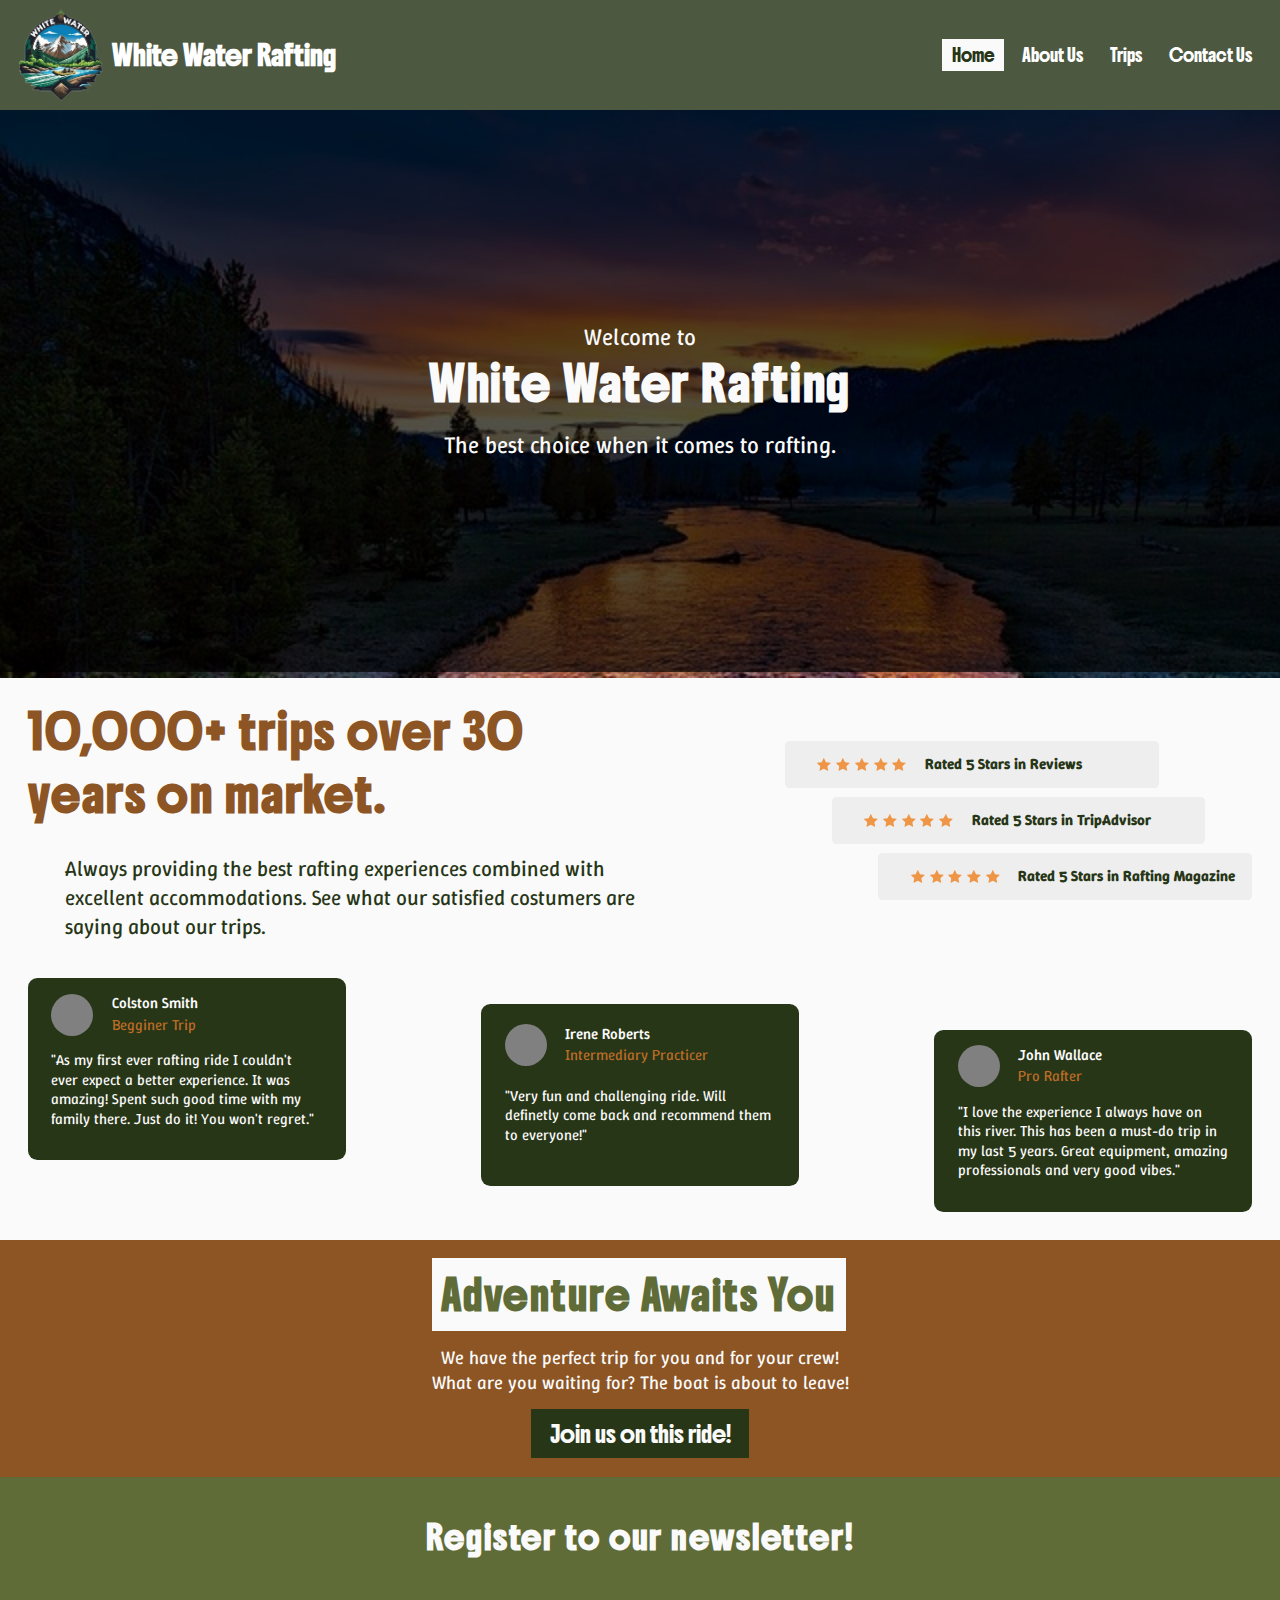
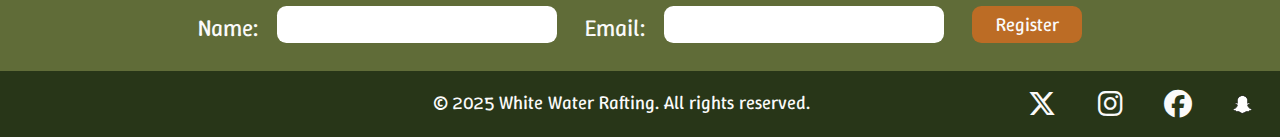
<file: wwr/index.html>
<!DOCTYPE html>
<html lang="en-US">

<head>
    <meta charset="UTF-8">
    <meta name="viewport" content="width=device-width, initial-scale=1.0">
    <title>White Water Rafting</title>

    <meta name="description" content="White Water Rafting homepage.">
    <meta name="author" content="João Guilherme Aguiar Moreira">


    <link rel="preconnect" href="https://fonts.googleapis.com">
    <link rel="preconnect" href="https://fonts.gstatic.com" crossorigin>
    <link href="https://fonts.googleapis.com/css2?family=Boldonse&display=swap" rel="stylesheet">
    <link href="https://fonts.googleapis.com/css2?family=Boldonse&family=Winky+Sans:ital,wght@0,300..900;1,300..900&display=swap" rel="stylesheet">

    <link rel="stylesheet" href="https://cdnjs.cloudflare.com/ajax/libs/font-awesome/6.7.2/css/all.min.css">

    <link rel="stylesheet" href="styles/rafting.css">
    <link rel="stylesheet" href="styles/home.css">
    <link rel="stylesheet" href="styles/call-to-action.css">

</head>

<body>
    <header>
        <img src="./images/logo.webp" alt="White Water Rafting company logo" class="logo">
        <h1>White Water Rafting</h1>

        <nav>
            <a href="index.html" class="active">Home</a>
            <a href="about.html">About Us</a>
            <a href="trips.html">Trips</a>
            <a href="contact.html">Contact Us</a>
        </nav>
    </header>

    <main>
        <div class="hero">
            <img src="./images/river-sunset.jpg" alt="">

            <div>
                <p>Welcome to</p>
                <h2>White Water Rafting</h2>
                <p>The best choice when it comes to rafting.</p>
            </div>
        </div>

        <section class="container">

            <div class="text-stars">
                <div class="text">
                    <h2>10,000+ trips over 30 years on market.</h2>
                    <p>
                        Always providing the best rafting experiences combined with excellent accommodations. See what our satisfied costumers are saying about our trips.
                    </p>
                </div>
    
    
                <div class="star-boxes">
    
                    <div class="star-box">
                        <span class="stars">
                            <img class="icon-star" src="./images/icon-star.svg" alt="">
                            <img class="icon-star" src="./images/icon-star.svg" alt="">
                            <img class="icon-star" src="./images/icon-star.svg" alt="">
                            <img class="icon-star" src="./images/icon-star.svg" alt="">
                            <img class="icon-star" src="./images/icon-star.svg" alt="">
                        </span>
            
                        <p>Rated 5 Stars in Reviews</p>
            
                    </div>
            
                    <div class="star-box star-box2">
                        <span class="stars">
                            <img class="icon-star" src="./images/icon-star.svg" alt="">
                            <img class="icon-star" src="./images/icon-star.svg" alt="">
                            <img class="icon-star" src="./images/icon-star.svg" alt="">
                            <img class="icon-star" src="./images/icon-star.svg" alt="">
                            <img class="icon-star" src="./images/icon-star.svg" alt="">
                        </span>
            
                        <p>Rated 5 Stars in TripAdvisor</p>
            
                    </div>
            
                    <div class="star-box star-box3">
                        <span class="stars">
                            <img class="icon-star" src="./images/icon-star.svg" alt="">
                            <img class="icon-star" src="./images/icon-star.svg" alt="">
                            <img class="icon-star" src="./images/icon-star.svg" alt="">
                            <img class="icon-star" src="./images/icon-star.svg" alt="">
                            <img class="icon-star" src="./images/icon-star.svg" alt="">
                        </span>
            
                        <p>Rated 5 Stars in Rafting Magazine</p>
            
                    </div>
            
                </div>
            </div>
    
            <div class="purple-boxes">
                <div class="box box1">
        
                    <div class="client-things">
                        <span class="client-photo">  </span>   
                    
                        <div>            
                            <p class="client">colston smith</p>
                            <p class="client-sub">Begginer Trip</p>
                        </div>
                    </div>
        
                    <p class="feedback">
                        "As my first ever rafting ride I couldn't ever expect a better experience. It was amazing! Spent such good time with my family there. Just do it! You won't regret."
                    </p>
        
                </div>
        
                <div class="box box2">
        
                    <div class="client-things">
                        <span class="client-photo">  </span>   
                    
                        <div>            
                            <p class="client">irene roberts</p>
                            <p class="client-sub">Intermediary practicer</p>
                        </div>
                    </div>
        
                    <p class="feedback">
                        "Very fun and challenging ride. Will definetly come back and recommend them to everyone!"
                    </p>
        
                </div>
        
                <div class="box box3">
        
                    <div class="client-things">
                        <span class="client-photo">  </span>   
                    
                        <div>            
                            <p class="client">John wallace</p>
                            <p class="client-sub">Pro Rafter</p>
                        </div>
                    </div>      
                   
                    <p class="feedback">
                        "I love the experience I always have on this river. This has been a must-do trip in my last 5 years. Great equipment, amazing professionals and very good vibes."
                    </p>
                </div>
        
            </div>
        </section>

        <section id="cta">
            <div id="text">
                <h3>Adventure Awaits You</h3>
                <p>
                    We have the perfect trip for you and for your crew! <br>
                    What are you waiting for? The boat is about to leave!
                </p>

                <a href="./trips.html"> Join us on this ride!</a>
            </div>
        </section>

        <section id="newsletter">
            <h3>Register to our newsletter!</h3>
            <form>
                <fieldset>
                    <label for="name">Name:</label>
                    <input type="text" id="name">
                </fieldset>

                <fieldset>
                    <label for="email">Email:</label>
                    <input type="email" name="email" id="email">
                </fieldset>

                <button type="submit">Register</button>
            </form>
        </section>
    </main>

    <footer>
        <p>&copy; 2025 White Water Rafting. All rights reserved.</p>

        <ul id="social-media">
            <li>
                <a href="https://x.com">
                    <i class="fa-brands fa-x-twitter"></i>
                </a>
            </li>

            <li>
                <a href="https://instagram.com">
                    <i class="fa-brands fa-instagram"></i>
                </a>
            </li>

            <li>
                <a href="https://facebook.com">
                    <i class="fa-brands fa-facebook"></i>
                </a>
            </li>

            <li>
                <a href="https://snapchat.com">
                    <img src="./images/snapchat.svg" alt="snapchat icon">
                </a>
            </li>
        </ul>
    </footer>
</body>

</html>
</file>
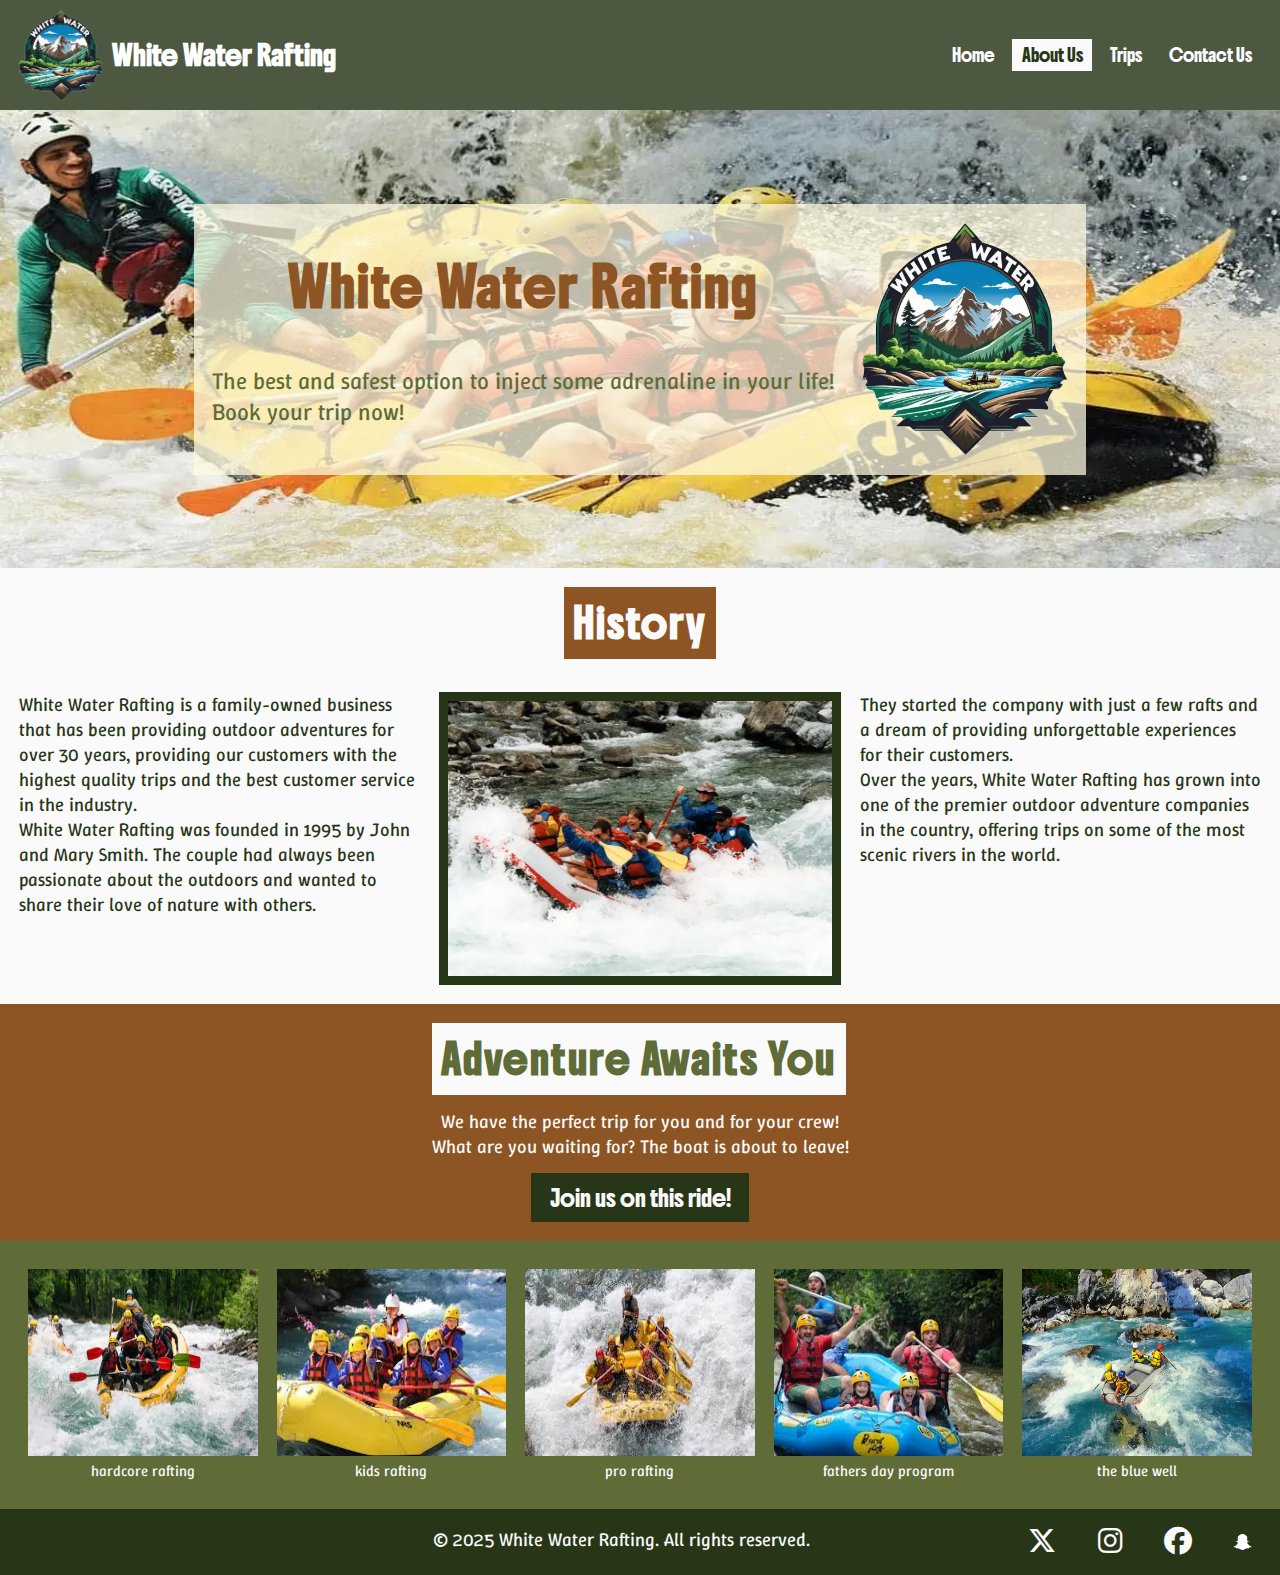
<file: wwr/about.html>
<!DOCTYPE html>
<html lang="en-US">

<head>
    <meta charset="UTF-8">
    <meta name="viewport" content="width=device-width, initial-scale=1.0">
    <title>About Us | White Water Rafting</title>

    <meta name="description" content="White Water Rafting company history.">
    <meta name="author" content="João Guilherme Aguiar Moreira">


    <link rel="preconnect" href="https://fonts.googleapis.com">
    <link rel="preconnect" href="https://fonts.gstatic.com" crossorigin>
    <link href="https://fonts.googleapis.com/css2?family=Boldonse&display=swap" rel="stylesheet">
    <link href="https://fonts.googleapis.com/css2?family=Boldonse&family=Winky+Sans:ital,wght@0,300..900;1,300..900&display=swap" rel="stylesheet">

    <link rel="stylesheet" href="https://cdnjs.cloudflare.com/ajax/libs/font-awesome/6.7.2/css/all.min.css">

    <link rel="stylesheet" href="styles/rafting.css">
    <link rel="stylesheet" href="styles/about.css">
    <link rel="stylesheet" href="styles/call-to-action.css">
</head>

<body>
    <header>
        <img src="./images/logo.webp" alt="White Water Rafting company logo" class="logo">
        <h1>White Water Rafting</h1>

        <nav>
            <a href="index.html">Home</a>
            <a href="about.html" class="active">About Us</a>
            <a href="trips.html">Trips</a>
            <a href="contact.html">Contact Us</a>
        </nav>
    </header>

    <main>
        <div id="hero">

            <img src="./images/hero.jpg" alt="White Water Rafting company logo">

            <div>
                <article>
                    <h2>White Water Rafting</h2>
                    <p>The best and safest option to inject some adrenaline in your life! <br> Book your trip now!</p>
                    <img src="./images/logo.webp" alt="White Water Rafting company logo">
                </article>
            </div>
        </div>

        <section id="history">
            <h2>History</h2>

            <p>White Water Rafting is a family-owned business that has been providing outdoor adventures for over
                30 years, providing our customers with the highest quality trips and the best customer service in
                the industry. <br>
                White Water Rafting was founded in 1995 by John and Mary Smith. The couple had always been
                passionate about the outdoors and wanted to share their love of nature with others.
            </p>
            <img src="./images/rafting_1995.webp" alt="First ride of the company.">
            <p>They started the company with just a few rafts and a dream of providing unforgettable experiences for
                their customers. <br>Over the years, White Water Rafting has grown into one of the premier outdoor
                adventure companies in the country, offering trips on some of the most scenic rivers in the world.</p>

        </section>

        <section id="cta">
            <div id="text">
                <h3>Adventure Awaits You</h3>
                <p>
                    We have the perfect trip for you and for your crew! <br>
                    What are you waiting for? The boat is about to leave!
                </p>

                <a href="./trips.html"> Join us on this ride!</a>
            </div>

            <div id="images">
                <figure>
                    <img src="./images/rafting-01.webp" alt="hardcore rafting">
                    <figcaption>hardcore rafting</figcaption>
                </figure>

                <figure>
                    <img src="./images/rafting-02.webp" alt="kids rafting">
                    <figcaption>kids rafting</figcaption>
                </figure>

                <figure>
                    <img src="./images/rafting-03.jpg" alt="pro rafting">
                    <figcaption>pro rafting</figcaption>
                </figure>

                <figure>
                    <img src="./images/rafting-04.jpg" alt="fathers day program">
                    <figcaption>fathers day program</figcaption>
                </figure>
                
                <figure>
                    <img src="./images/rafting-05.jpg" alt="the blue well">
                    <figcaption>the blue well</figcaption>
                </figure>
            </div>

        </section>
    </main>

    <footer>
        <p>&copy; 2025 White Water Rafting. All rights reserved.</p>

        <ul id="social-media">
            <li>
                <a href="https://x.com">
                    <i class="fa-brands fa-x-twitter"></i>
                </a>
            </li>

            <li>
                <a href="https://instagram.com">
                    <i class="fa-brands fa-instagram"></i>
                </a>
            </li>

            <li>
                <a href="https://facebook.com">
                    <i class="fa-brands fa-facebook"></i>
                </a>
            </li>

            <li>
                <a href="https://snapchat.com">
                    <img src="./images/snapchat.svg" alt="snapchat icon" >
                </a>
            </li>
        </ul>
    </footer>
</body>

</html>
</file>
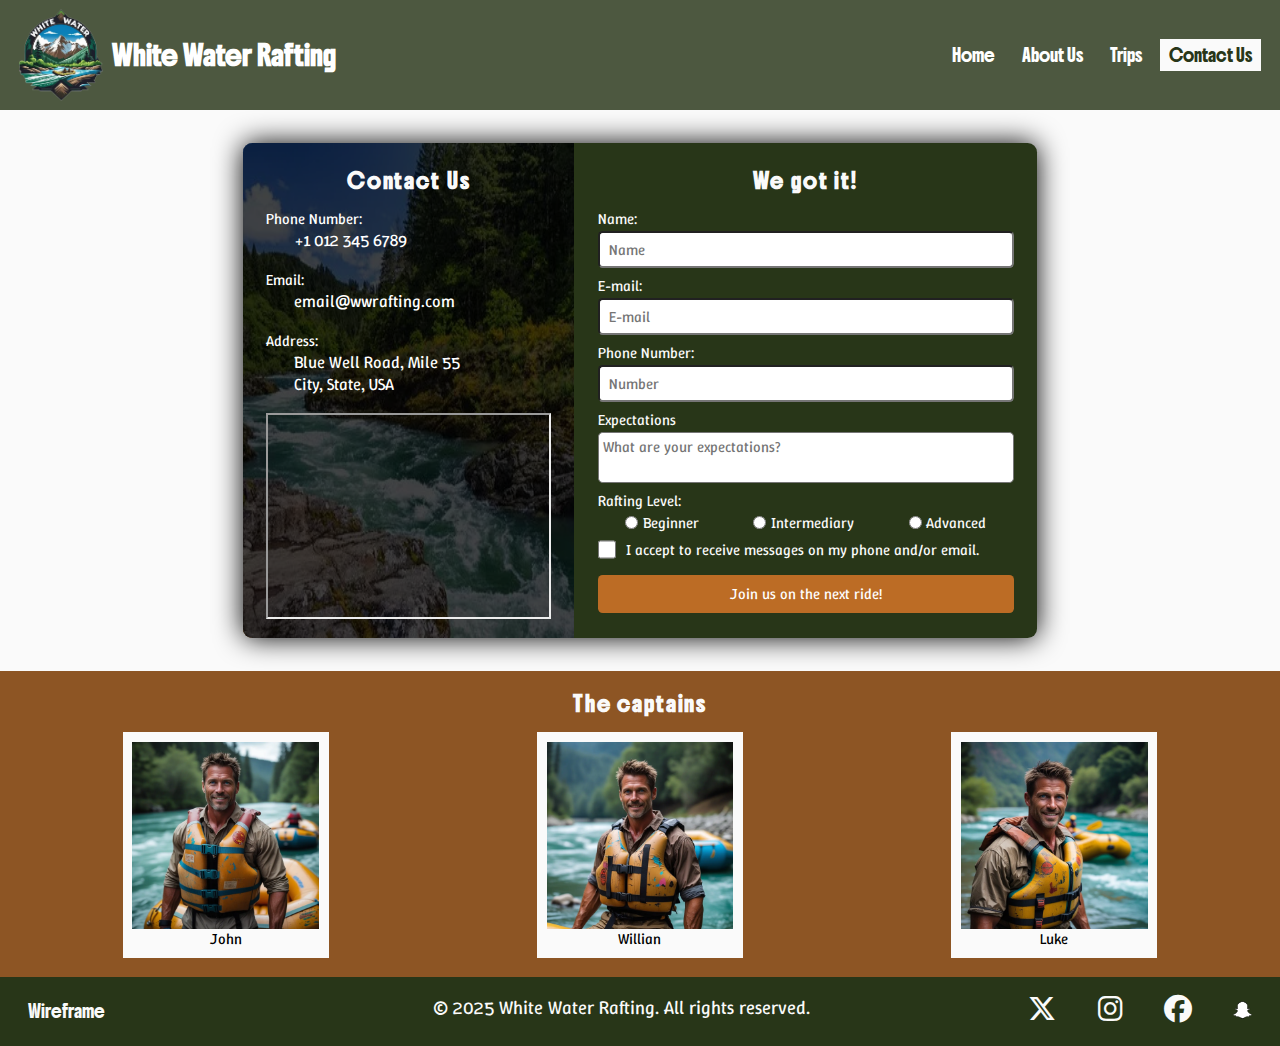
<file: wwr/contact.html>
<!DOCTYPE html>
<html lang="en-US">

<head>
    <meta charset="UTF-8">
    <meta name="viewport" content="width=device-width, initial-scale=1.0">
    <title>Contact Us | White Water Rafting</title>

    <meta name="description" content="Contact White Water Rafting or register to receive a message from us.">
    <meta name="author" content="João Guilherme Aguiar Moreira">


    <link rel="preconnect" href="https://fonts.googleapis.com">
    <link rel="preconnect" href="https://fonts.gstatic.com" crossorigin>
    <link href="https://fonts.googleapis.com/css2?family=Boldonse&display=swap" rel="stylesheet">
    <link href="https://fonts.googleapis.com/css2?family=Boldonse&family=Winky+Sans:ital,wght@0,300..900;1,300..900&display=swap" rel="stylesheet">

    <link rel="stylesheet" href="https://cdnjs.cloudflare.com/ajax/libs/font-awesome/6.7.2/css/all.min.css">

    <link rel="stylesheet" href="styles/rafting.css">
    <link rel="stylesheet" href="styles/contact-us.css">
</head>

<body>
    <header>
        <img src="./images/logo.webp" alt="White Water Rafting company logo" class="logo">
        <h1>White Water Rafting</h1>

        <nav>
            <a href="index.html">Home</a>
            <a href="about.html">About Us</a>
            <a href="trips.html">Trips</a>
            <a href="contact.html" class="active">Contact Us</a>
        </nav>
    </header>

    <main>

        <section class="contact">
            <div class="box">
                <div class="contact-us">
                    <img src="./images/rocky-river.webp" alt="">
                    <div class="our-info">
                        <h2>Contact Us</h2>

                        <div class="info">
                            <div>
                                <p class="label">Phone Number:</p>
                                <p class="information">+1 012 345 6789 </p>
                            </div>

                            <div>
                                <p class="label">Email:</p>
                                <p class="information">email@wwrafting.com </p>
                            </div>

                            <div>
                                <p class="label">Address:</p>
                                <p class="information">Blue Well Road, Mile 55 <br> City, State, USA </p>
                            </div>

                            <iframe
                                src="https://www.google.com/maps/embed?pb=!1m18!1m12!1m3!1d7378.186634794997!2d-42.3084761948243!3d-22.38783925924954!2m3!1f0!2f0!3f0!3m2!1i1024!2i768!4f13.1!3m3!1m2!1s0x9795981ea1b4c1%3A0xeeb1a61900c390b5!2sEcoparque%20Encontro%20dos%20Rios!5e0!3m2!1spt-BR!2sbr!4v1744606329753!5m2!1spt-BR!2sbr"
                                allowfullscreen="" loading="lazy"
                                referrerpolicy="no-referrer-when-downgrade"></iframe>
                        </div>
                    </div>
                </div>

                <div class="we-got-it">
                    <h2>We got it!</h2>
                    <form>
                        <fieldset>
                            <label for="name">Name:</label>
                            <input type="text" name="name" id="name" placeholder="Name">
                        </fieldset>

                        <fieldset>
                            <label for="E-mail">E-mail:</label>
                            <input type="email" name="email" id="E-mail" placeholder="E-mail">
                        </fieldset>

                        <fieldset>
                            <label for="Number">Phone Number:</label>
                            <input type="text" name="phone-numer" id="Number" placeholder="Number">
                        </fieldset>
                       
                        <fieldset>
                            <label for="expectations">Expectations</label>
                            <textarea name="expectations" id="expectations" placeholder="What are your expectations?"></textarea>
                        </fieldset>

                        <fieldset>
                            <label>Rafting Level:</label>
                            <div id="levels">
                                <span>
                                    <input type="radio" name="level" value="Beginner" id="beginner-radio">
                                    <label for="beginner-radio">Beginner</label>
                                </span>

                                <span>
                                    <input type="radio" name="level" value="Intermediary" id="intermediary-radio">
                                    <label for="intermediary-radio">Intermediary</label>
                                </span>

                                <span>
                                    <input type="radio" name="level" value="Advanced" id="advanced-radio">
                                    <label for="advanced-radio">Advanced</label>
                                </span>
                            </div>
                        </fieldset>

                        <fieldset id="newsletter-fieldset">
                            <input type="checkbox" name="newsletter" id="newsletter">
                            <label for="newsletter">I accept to receive messages on my phone and/or email.</label>
                        </fieldset>

                        <button type="submit">Join us on the next ride!</button>
                    </form>
                </div>
            </div>
        </section>

        <section class="employees">
            <h2>The captains</h2>
            <div class="captains">
                <figure>
                    <img src="./images/john.webp" alt="">
                    <figcaption>John</figcaption>
                </figure>
                <figure>
                    <img src="./images/william.webp" alt="">
                    <figcaption>Willian</figcaption>
                </figure>
                <figure>
                    <img src="./images/luke.webp" alt="">
                    <figcaption>Luke</figcaption>
                </figure>
            </div>
        </section>

    </main>

    <footer>
        <a href="https://app.moqups.com/FD88DLkVOstGHsCn8hYYC7qzNNbqJGf8/edit/page/ad64222d5" target="_blank">Wireframe</a>

        <p>&copy; 2025 White Water Rafting. All rights reserved.</p>

        <ul id="social-media">
            <li>
                <a href="https://x.com">
                    <i class="fa-brands fa-x-twitter"></i>
                </a>
            </li>

            <li>
                <a href="https://instagram.com">
                    <i class="fa-brands fa-instagram"></i>
                </a>
            </li>

            <li>
                <a href="https://facebook.com">
                    <i class="fa-brands fa-facebook"></i>
                </a>
            </li>

            <li>
                <a href="https://snapchat.com">
                    <img src="./images/snapchat.svg" alt="snapchat icon">
                </a>
            </li>
        </ul>
    </footer>
</body>

</html>
</file>
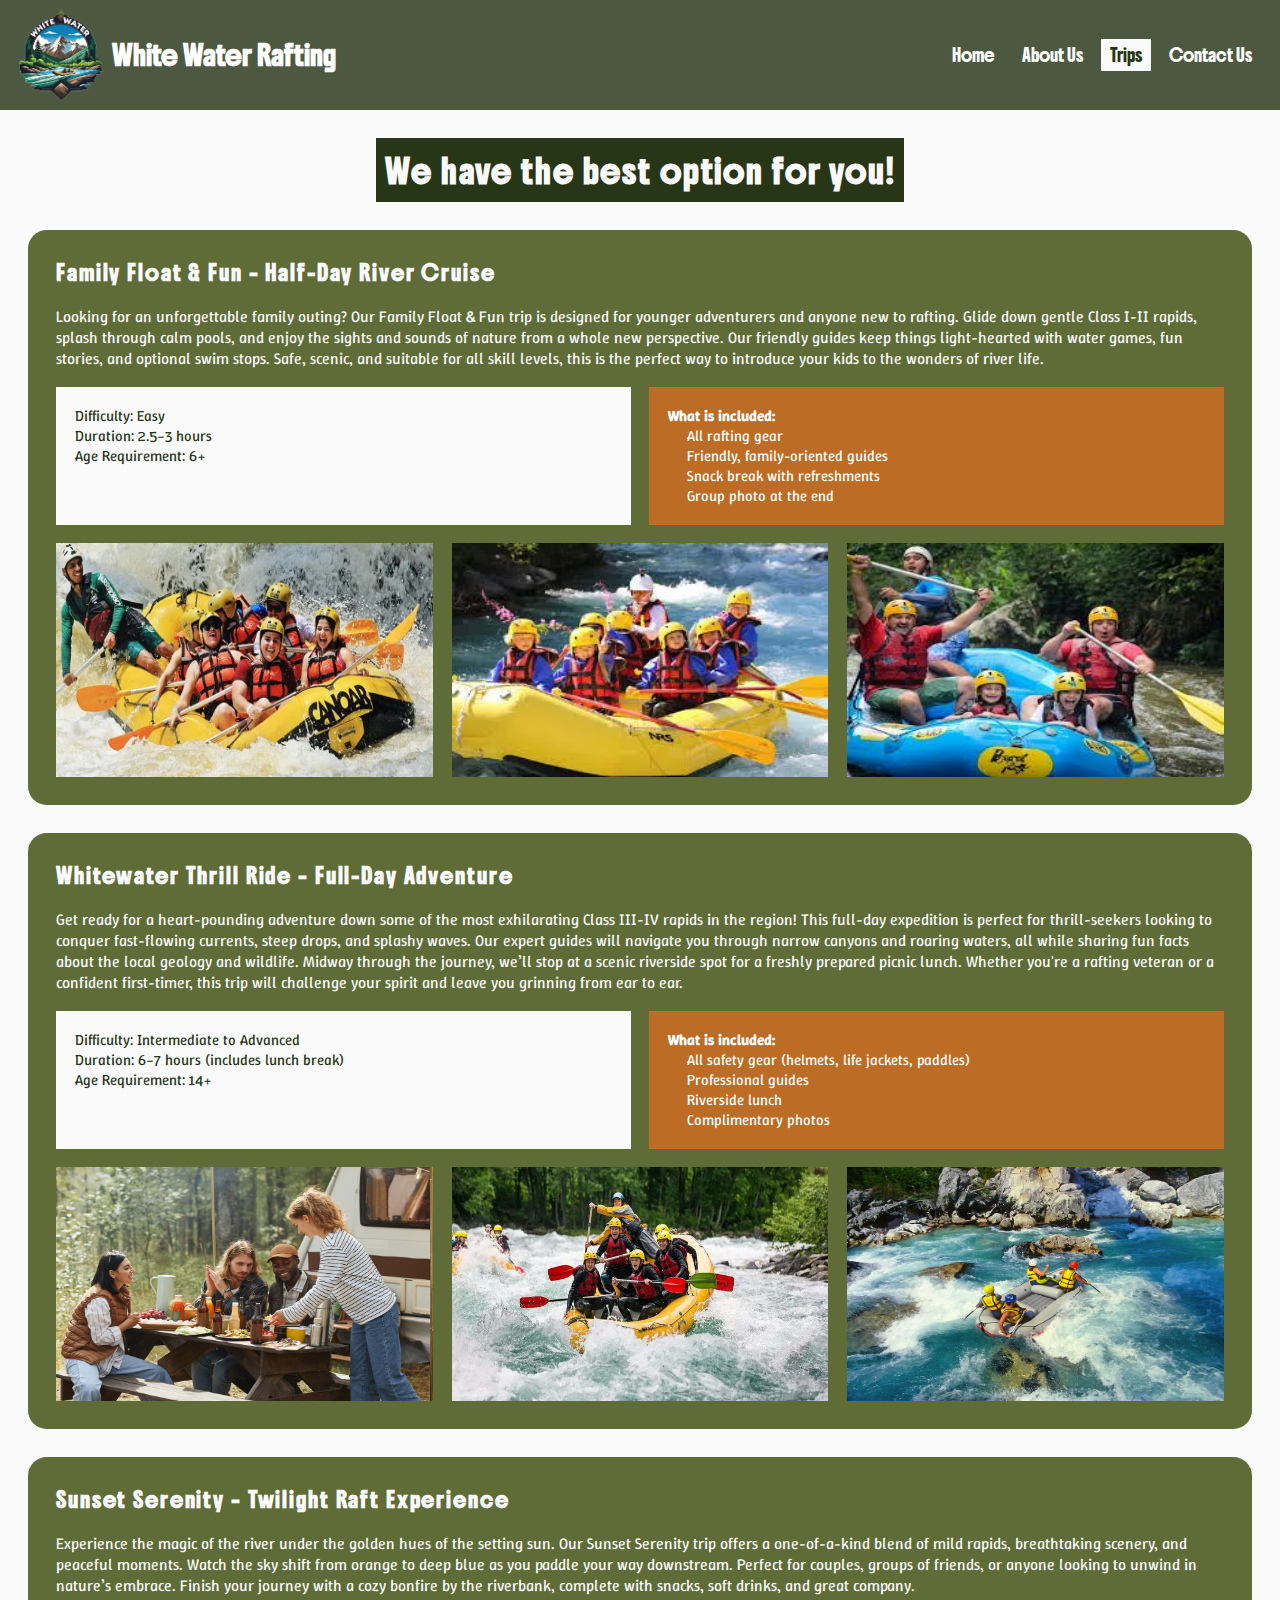
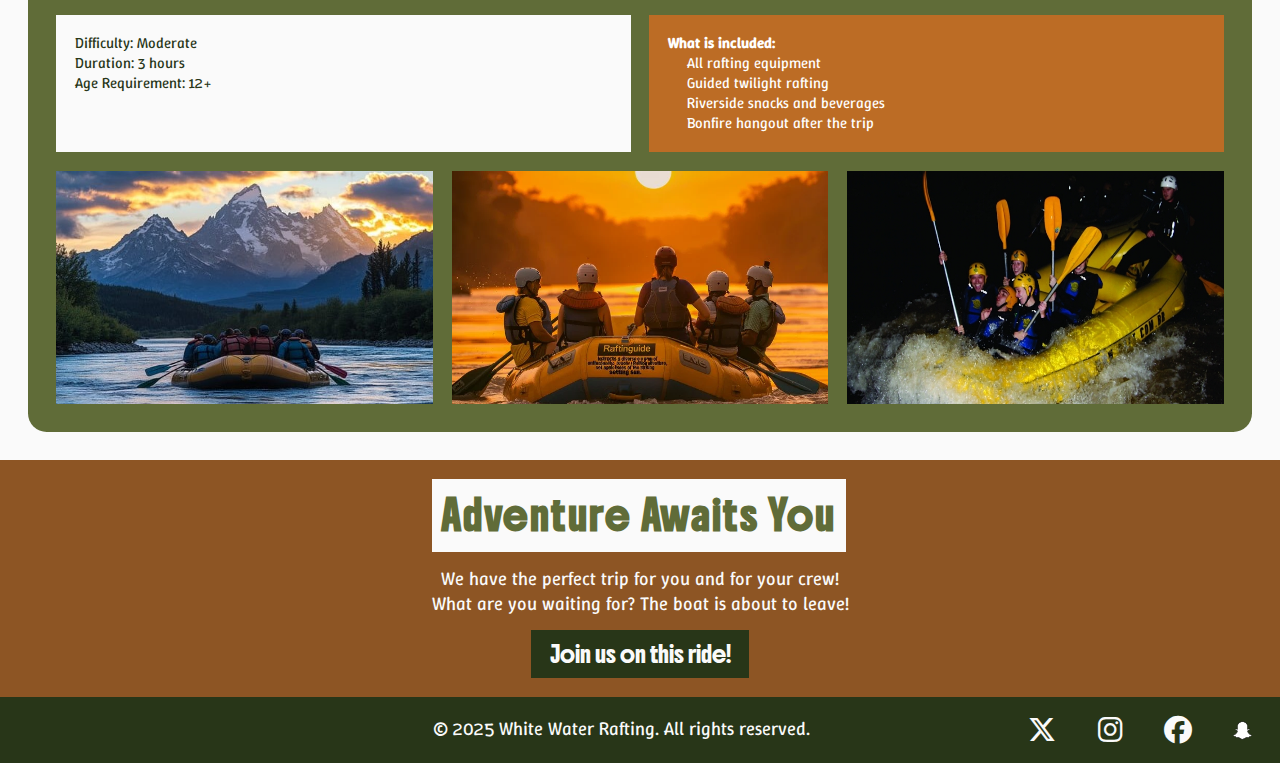
<file: wwr/trips.html>
<!DOCTYPE html>
<html lang="en-US">

<head>
    <meta charset="UTF-8">
    <meta name="viewport" content="width=device-width, initial-scale=1.0">
    <title>Trips | White Water Rafting</title>

    <meta name="description" content="Rafting trips from White Water Rafting.">
    <meta name="author" content="João Guilherme Aguiar Moreira">


    <link rel="preconnect" href="https://fonts.googleapis.com">
    <link rel="preconnect" href="https://fonts.gstatic.com" crossorigin>
    <link href="https://fonts.googleapis.com/css2?family=Boldonse&display=swap" rel="stylesheet">
    <link
        href="https://fonts.googleapis.com/css2?family=Boldonse&family=Winky+Sans:ital,wght@0,300..900;1,300..900&display=swap"
        rel="stylesheet">

    <link rel="stylesheet" href="https://cdnjs.cloudflare.com/ajax/libs/font-awesome/6.7.2/css/all.min.css">

    <link rel="stylesheet" href="styles/rafting.css">
    <link rel="stylesheet" href="styles/trips.css">
    <link rel="stylesheet" href="styles/call-to-action.css">
</head>

<body>
    <header>
        <img src="./images/logo.webp" alt="White Water Rafting company logo" class="logo">
        <h1>White Water Rafting</h1>

        <nav>
            <a href="index.html">Home</a>
            <a href="about.html">About Us</a>
            <a href="trips.html" class="active">Trips</a>
            <a href="contact.html">Contact Us</a>
        </nav>
    </header>

    <main>
        <section class="trips">
            <h2>We have the best option for you! </h2>

            <div class="trip trip1">
                <h3>Family Float & Fun – Half-Day River Cruise</h3>
                <p class="description">
                    Looking for an unforgettable family outing? Our Family Float & Fun trip is designed for younger
                    adventurers and anyone new to rafting. Glide down gentle Class I-II rapids, splash through calm
                    pools,
                    and enjoy the sights and sounds of nature from a whole new perspective.

                    Our friendly guides keep things light-hearted with water games, fun stories, and optional swim
                    stops.
                    Safe, scenic, and suitable for all skill levels, this is the perfect way to introduce your kids
                    to the
                    wonders of river life.
                </p>

                <ul class="stats">
                    <li>Difficulty: Easy</li>
                    <li>Duration: 2.5–3 hours</li>
                    <li>Age Requirement: 6+</li>
                </ul>

                <div class="included">
                    <h4>What is included:</h4>
                    <ul>
                        <li>All rafting gear</li>
                        <li>Friendly, family-oriented guides</li>
                        <li>Snack break with refreshments</li>
                        <li>Group photo at the end</li>
                    </ul>
                </div>

                <div class="trip-images">
                    <img src="./images/hero.jpg" alt="">
                    <img src="./images/rafting-02.webp" alt="">
                    <img src="./images/rafting-04.jpg" alt="">
                </div>
            </div>

            <div class="trip trip2">
                <h3>Whitewater Thrill Ride – Full-Day Adventure</h3>
                <p class="description">
                    Get ready for a heart-pounding adventure down some of the most exhilarating Class III-IV rapids
                    in the region! This full-day expedition is perfect for thrill-seekers looking to conquer
                    fast-flowing currents, steep drops, and splashy waves. Our expert guides will navigate you
                    through narrow canyons and roaring waters, all while sharing fun facts about the local geology
                    and wildlife.

                    Midway through the journey, we’ll stop at a scenic riverside spot for a freshly prepared picnic
                    lunch. Whether you're a rafting veteran or a confident first-timer, this trip will challenge
                    your spirit and leave you grinning from ear to ear.
                </p>

                <ul class="stats">
                    <li>Difficulty: Intermediate to Advanced</li>
                    <li>Duration: 6–7 hours (includes lunch break)</li>
                    <li>Age Requirement: 14+</li>
                </ul>

                <div class="included">
                    <h4>What is included:</h4>
                    <ul>
                        <li>All safety gear (helmets, life jackets, paddles)</li>
                        <li>Professional guides</li>
                        <li>Riverside lunch</li>
                        <li>Complimentary photos</li>
                    </ul>
                </div>

                <div class="trip-images">
                    <img src="./images/camping-lunch.jpg" alt="">
                    <img src="./images/rafting-01.webp" alt="">
                    <img src="./images/rafting-05.jpg" alt="">
                </div>
            </div>

            <div class="trip trip3">
                <h3>Sunset Serenity – Twilight Raft Experience</h3>
                <p class="description">
                    Experience the magic of the river under the golden hues of the setting sun. Our Sunset Serenity
                    trip offers a one-of-a-kind blend of mild rapids, breathtaking scenery, and peaceful moments.
                    Watch the sky shift from orange to deep blue as you paddle your way downstream.

                    Perfect for couples, groups of friends, or anyone looking to unwind in nature’s embrace. Finish
                    your journey with a cozy bonfire by the riverbank, complete with snacks, soft drinks, and great
                    company.
                </p>

                <ul class="stats">
                    <li>Difficulty: Moderate</li>
                    <li>Duration: 3 hours</li>
                    <li>Age Requirement: 12+</li>
                </ul>

                <div class="included">
                    <h4>What is included:</h4>
                    <ul>
                        <li>All rafting equipment</li>
                        <li>Guided twilight rafting</li>
                        <li>Riverside snacks and beverages</li>
                        <li>Bonfire hangout after the trip</li>
                    </ul>
                </div>

                <div class="trip-images">
                    <img src="./images/sunset-rafting.jpg" alt="">
                    <img src="./images/sunset-rafting-2.webp" alt="">
                    <img src="./images/sunset-rafting-3.jpg" alt="">
                </div>
            </div>
        </section>

        <section id="cta">
            <div id="text">
                <h3>Adventure Awaits You</h3>
                <p>
                    We have the perfect trip for you and for your crew! <br>
                    What are you waiting for? The boat is about to leave!
                </p>

                <a href="./contact.html"> Join us on this ride!</a>
            </div>
        </section>
    </main>

    <footer>
        <p>&copy; 2025 White Water Rafting. All rights reserved.</p>

        <ul id="social-media">
            <li>
                <a href="https://x.com">
                    <i class="fa-brands fa-x-twitter"></i>
                </a>
            </li>

            <li>
                <a href="https://instagram.com">
                    <i class="fa-brands fa-instagram"></i>
                </a>
            </li>

            <li>
                <a href="https://facebook.com">
                    <i class="fa-brands fa-facebook"></i>
                </a>
            </li>

            <li>
                <a href="https://snapchat.com">
                    <img src="./images/snapchat.svg" alt="snapchat icon">
                </a>
            </li>
        </ul>
    </footer>
</body>

</html>
</file>
<file: wwr/styles/rafting.css>
:root {
    --white-not-so: #fafafa;
    --white-not-so-opaque: #fefae0bd;

    --navy-green: #283618;
    --navy-green-opaque: #283618d2;
    --secondary-green: #606C38;

    --brown: #8d5524;
    --secondary-brown: #bc6c25;
}

html {
    font-size: 0.73vw;
}

* {
    margin: 0;
    padding: 0;
    box-sizing: border-box;
    font-size: 1.6rem;
    font-family: "Winky sans", sans-serif;
}

a {
    padding: .5rem 1.0rem;
    color: var(--white-not-so);
    transition: .3s;
    font-size: 1.3rem;
    font-family: boldonse;
    text-decoration: none;
    color: inherit;
}

ul {
    list-style: none;
}

h2,
h3 {
    font-family: boldonse;
    color: var(--white-not-so);
    letter-spacing: .2rem;
}

h2 {
    text-align: center;
    margin-bottom: 1.5rem;
}

p {
    font-size: 2.0rem;
}

body {
    background-color: var(--white-not-so);
}

/* ::::::::::::::::::::::::::::: HEADER ::::::::::::::::::::::::::::: */


header {
    top: 0;
    width: 100%;
    background-color: var(--navy-green-opaque);
    padding: 1.0rem 2.0rem;
    z-index: 99;

    display: grid;
    align-items: center;
    gap: 1.0rem;
    grid-template-columns: 9.0rem 1fr 1fr;
}

header img {
    width: 100%;
}

header h1 {
    font-family: boldonse;
    font-size: 2.0rem;
    color: white;
}

header nav {
    justify-self: end;
    display: flex;
    gap: .9rem;
    color: #fff;
}

header a:hover,
header a.active {
    background-color: var(--white-not-so);
    color: var(--navy-green);
}


/* ::::::::::::::::::::::::::::: FOOTER ::::::::::::::::::::::::::::: */


footer {
    background-color: var(--navy-green);
    color: var(--white-not-so);
    padding: 2.0rem;

    display: grid;
    grid-template-columns: repeat(3,1fr);
    justify-content: center;
}

footer p{
    grid-column: 2/3;
    width: fit-content;
}

#social-media {
    justify-self: end
}
#social-media li {
    display: inline-block;
    margin-right: 2.0rem;
}

#social-media li i {
    font-size: 3.0rem;
    /* color: var(--secondary-green); */
    transition: .3s;
}
</file>
<file: wwr/styles/home.css>
.hero{
    position: relative;
    height: 60.1rem;
}

.hero img{
    position: absolute;
    top: 0;
    left: 0;
    width: 100%;
}

.hero div{
    height: 100%;
    position: absolute;
    top: 0;
    left: 0;
    width: 100%;
    background-color: #000000ad;
    padding: 3.0rem;
    display: flex;
    flex-direction: column;
    align-items: center;
    justify-content: center;
    color: var(--white-not-so);
}

.hero div h2{
    font-size: 3.5rem;
}
.hero div p{
    font-size: 2.5rem;
}


.container {
    height: 100%;
    width: 100%;
    background-color: var(--white-not-so);
    display: flex;
    flex-flow: column;
    justify-content: space-between;
    padding: 3.0rem;
}

.container p {
    font-size: 1.6rem;
}

.text-stars {
    display: flex;
    width: 100%;
    justify-content: space-between;
    align-items: center;
    margin-bottom: 4.0rem;
}

/* ---------------------------------------- */

.text h2 {
    width: 60.0rem;
    font-size: 3.5rem;
    text-align: left;
    display: block;
    margin-bottom: 3.0rem;
    color: var(--brown);
}

.text p {
    width: 65rem;
    margin-left: 4.0rem;
    font-weight: 400;
    font-size: 2.3rem;
    color: var(--navy-green);
}

/* ---------------------------------------- */
.star-boxes {
    height: fit-content;
    display: grid;
    gap: 1.0rem;
    width: 50.0rem;
}

.star-box {
    display: flex;
    align-items: center;
    padding-left: 3.5rem;
    height: 5.0rem;
    width: 40.0rem;
    background-color: #eee;
    border-radius: .5rem;

    font-weight: 700;
    font-size: 1.5rem;
    color: var(--navy-green);
}

.stars {
    display: flex;
    justify-content: space-between;
    width: 9.5rem;
    height: 1.4rem;
    margin-right: 2.0rem;
}

.star-box2 {
    justify-self: center;

}

.star-box3 {
    justify-self: end;
}

/* ---------------------------------------- */

.purple-boxes {
    width: 100%;
    height: 25rem;
    display: flex;
    justify-content: space-between;
}

.box {
    display: grid;
    justify-content: space-evenly;
    width: 34.0rem;
    background-color: var(--navy-green);
    height: 19.5rem;
    padding: .0rem 2.5rem;
    border-radius: 1.0rem;
    font-weight: 400;
    line-height: 1.3;

    /* background-color: var(--brown); */
    background-color: var(--navy-green);
}

.box1 {
    align-self: start;
}

.box2 {
    align-self: center;
}

.box3 {
    align-self: end;
}

.client-things {
    display: flex;
    align-items: center;
}

.client-photo {
    display: block;
    height: 4.5rem;
    width: 4.5rem;
    background-color: grey;
    border-radius: 50%;
    margin-right: 2.0rem;
}

.client {
    color: var(--white-not-so);
    text-transform: capitalize;
    font-weight: 500;
    margin-bottom: .2rem;
}

.client-sub {
    text-transform: capitalize;
    color: var(--secondary-brown);

}

.feedback {
    color: var(--white-not-so);
}

#newsletter{
    padding: 3.0rem;
    background-color: var(--secondary-green);
    display: grid;
    justify-content: center;
    gap: 4.0rem;
}

#newsletter h3{
    text-align: center;
    padding: 1.0rem;
    font-size: 2.5rem;
    justify-self: center;
}

form{
    display: flex;
    gap: 3.0rem;
    justify-content: space-between;
}

fieldset{
    display: flex;
    color: var(--white-not-so);
    border: none;
    gap: 2rem;
}

label{
    align-self: end;
    font-size: 2.5rem;
}
input{
    width: 30rem;
    border-radius: 1.0rem;
    border: none;
    padding: 0 .5rem;
    height: 4.0rem;
}
button{
    height: 4.0rem;
    padding: 0 2.5rem;
    font-size: 2rem;
    background-color: var(--secondary-brown);
    color: var(--white-not-so);
    border: none;
    border-radius: 1.0rem;
    cursor: pointer;
}
</file>
<file: wwr/styles/call-to-action.css>
section#cta #text {
    padding: 2rem;
    background-color: var(--brown);
    text-align: center;
    color: var(--white-not-so);

    display: grid;
    justify-content: center;
    gap: 1.5rem;
}


#cta h3 {
    width: fit-content;
    font-family: boldonse;
    font-size: 3rem;
    padding: 1rem;
    background-color: var(--white-not-so);
    color: var(--secondary-green);
}

#cta p {
    font-size: 2rem;
    width: fit-content;
}

#cta a {
    background-color: var(--navy-green);
    color: var(--white-not-so);
    font-size: 1.7rem;
    transition: .3s;

    justify-self: center;
    width: fit-content;
    padding: 1rem 2rem;
    border: none;
    cursor: pointer;
}

#cta a:hover{
    color: var(--secondary-green);
}

#cta div#images {
    display: grid;
    grid-template-columns: repeat(5, 1fr);
    gap: 0 2rem;
    padding: 3rem;
    background-color: var(--secondary-green);
}

#cta div img {
    height: 20rem;
    width: 100%;
}

#cta div figcaption {
    text-align: center;
    color: var(--white-not-so);
}
</file>
<file: wwr/styles/about.css>
div#hero {
    display: flex;
    height: 49rem;
    align-items: center;
    justify-content: center;
    position: relative;
}

div#hero>img {
    position: absolute;
    left: 0;
    height: 100%;
    top: 0;
    width: 100%;
}

div#hero div {
    z-index: 1;
    background-color: var(--white-not-so-opaque);
    padding: 2rem;
}

div#hero div h2 {
    font-size: 4rem;
    align-self: end;
    color: var(--brown);
    font-family: boldonse;
}

div#hero article {
    display: grid;
    grid-template-columns: 1fr 22rem;
    gap: 3rem;
    justify-content: center;
}

div#hero article h1 {
    grid-column-start: 1;
}

div#hero article p {
    font-size: 2rem;
    grid-column-start: 1;
    font-size: 2.5rem;
    color: var(--secondary-green);
}

div#hero article img {
    grid-column-start: 2;
    grid-row: 1 / 3;
    height: 25rem;
    width: 100%;
}

div#hero div h2 {
    color: var(--brown);
    font-family: boldonse;
}

section#history {
    display: grid;
    grid-template-columns: repeat(3, 1fr);
    gap: 2rem;
    padding: 2rem;
    color: var(--navy-green);
    background-color: var(--white-not-so);
}

section#history h2 {
    font-family: boldonse;
    grid-column: 1 / 4;
    justify-self: center;
    width: fit-content;
    font-size: 3rem;
    padding: 1rem;
    background-color: var(--brown);
    text-align: center;
    color: var(--white-not-so);
}

section#history img {
    padding: 1rem;
    background-color: var(--navy-green);
    width: 100%;
}

section#history p {
    font-size: 2rem;
}
</file>
<file: wwr/styles/contact-us.css>
section.contact {
    height:60rem;
    display: GRID;
    align-items: center;
    justify-content: center;
    padding: 2.0rem;
}

.box {
    height: 53rem;
    width: 85.0rem;
    display: flex;
    background-color: #283618;
    border-radius: 1.0rem;
    overflow: hidden;
    box-shadow: 0 0 3.0rem black;
}

.contact-us {
    background-color: var(--brown);
    position: relative;
    width: 75%;
}

.contact-us img {
    position: absolute;
    top: 0;
    left: 0;
    width: 100%;
    height: 100%;
    z-index: 0;
}

.our-info {
    position: absolute;
    top: 0;
    left: 0;
    background-color: rgba(0, 0, 0, 0.733);
    color: #fff;
    height: 100%;
    width: 100%;
    padding: 2.5rem;
    z-index: 5;
}

.our-info p {
    font-size: 1.6rem;
}

.info {
    display: grid;
    gap: 2.0rem;
}

p.information {
    padding-left: 3rem;
    font-size: 1.8rem;
}

.we-got-it {
    color: var(--white-not-so);
    padding: 2.5rem;
    width: 100%;
}


.we-got-it form {
    display: grid;
    width: 100%;
    height: 90%;
}

form fieldset {
    display: grid;
    gap: .2rem;
    border: none;
    height: fit-content;
}

#levels{
    display: flex;
    justify-content: space-around;
    
}

#levels span{
    display: flex;
    align-items: center;
    gap: .5rem;
    width: fit-content;
}

#levels input{
    height: 1.6rem;
}

form input {
    width: 100%;
    padding: 0 1.0rem;
    border-radius: .5rem;
    height: 4.0rem;
}

#expectations{
    resize: none;
    padding: .5rem;
    border-radius: .5rem;
}

button{
    border-radius: .5rem;
    height: 4.0rem;
    background-color: var(--secondary-brown);
    border: none;
    color: #fff;
    cursor: pointer;
    align-self: end;    
}

iframe{
    height: 22rem;
    width: 100%;
}

#newsletter-fieldset{
    display: flex;
    gap: 1rem;
}

#newsletter{
    height: 2.0rem;
    width: 2.0rem;
}

.employees{
    background-color: var(--brown);
    padding: 2.0rem;
}

.captains{
    display: flex;
    justify-content: space-around;
    width: 100%;
}

.captains figure{
    display: grid;
    text-align: center;
    background-color: var(--white-not-so);
    padding: 1.0rem;
}

.captains img{
    width: 20.0rem;
}
</file>
<file: wwr/styles/trips.css>
.trips{
    margin: 3.0rem;
}
.trips h2{
    width: fit-content;
    justify-self: center;
    font-size: 2.5rem;
    padding: 1.0rem;
    background-color: var(--navy-green);
}

.trip {
    margin-top: 3.0rem;
    padding: 3.0rem;
    background-color: var(--secondary-green);
    display: grid;
    grid-template-columns: repeat(2, 1fr);
    gap: 2.0rem;
    border-radius: 2.0rem;
    transition: .3s;
    color: var(--white-not-so);
}

.trip:hover{
    box-shadow: 0 0 2.0rem black;
}

.trip h3,
.description {
    grid-column: 1/3;
}

.description{
    font-size: 1.7rem;
}

.stats{
    color: var(--navy-green);
    background-color: var(--white-not-so);
    padding: 2.0rem;
}

.included{
    background-color: var(--secondary-brown);
    padding: 2.0rem;
    color: #fff;
}

.included ul{
    margin-left: 2.0rem;
}

.trip-images {
    grid-column: 1/3;
    display: grid;
    grid-template-columns: repeat(3, 1fr);
    gap: 2.0rem;
}

.trip-images img{
    max-width: 100%;
    height: 25.0rem;
    width: 100%;
}
</file>
